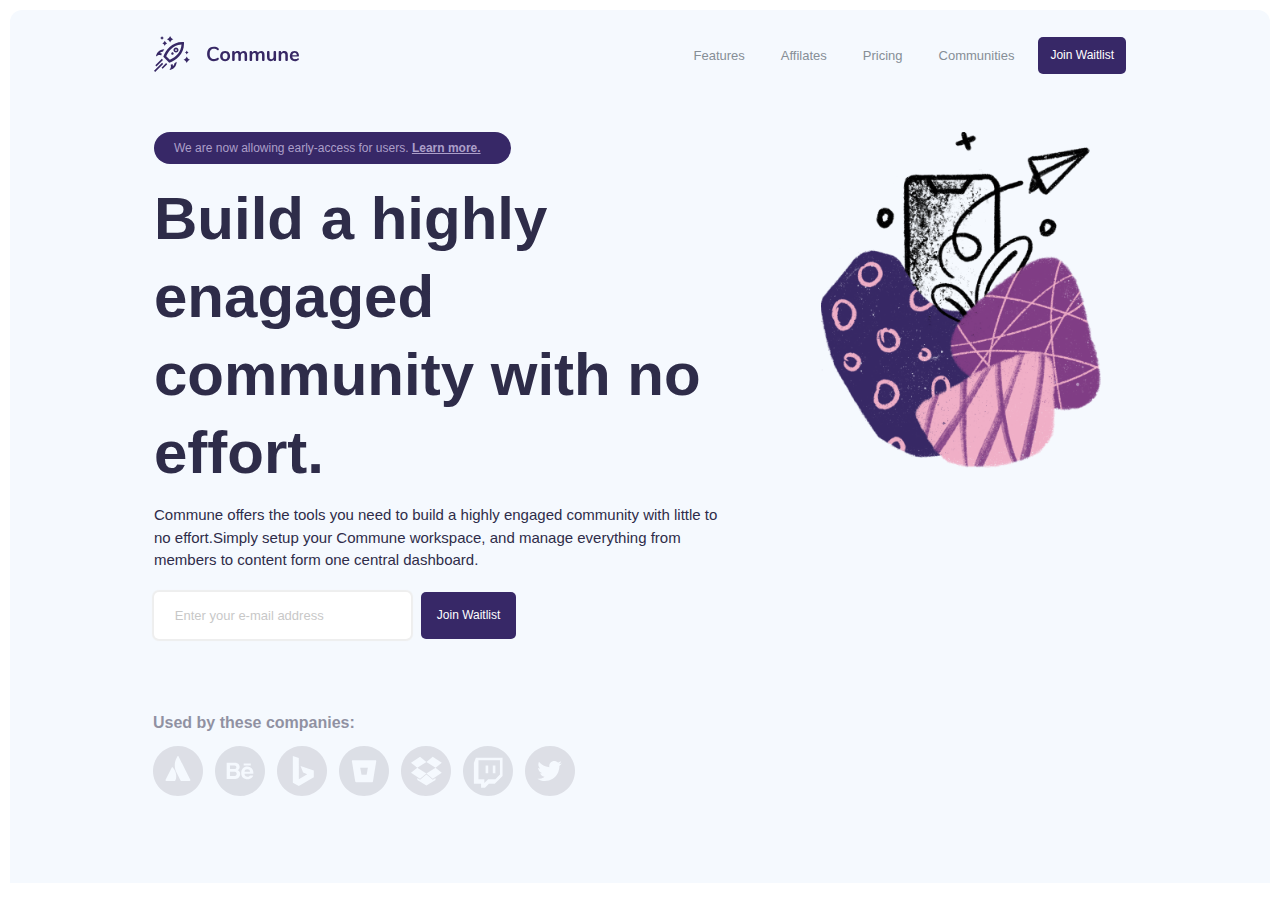
<file: PROJECT 1(COMMUE)/Commune Waitlist Starter Files/index.html>
<!DOCTYPE html>
<html lang="en">
  <head>
    <meta charset="UTF-8" />
    <meta http-equiv="X-UA-Compatible" content="IE=edge" />
    <meta name="viewport" content="width=device-width, initial-scale=1.0" />
    <title>Commune</title>
    <!-- style sheet -->
    <link rel="stylesheet" href="./Css/general.css" />
    <link rel="stylesheet" href="./Css/style.css" />
    <link rel="stylesheet" href="./Css/queries.css" />
  </head>
  <body>
    <header class="header p-center lr-padding">
      <div class="header-logo">
        <a href="#" class="no-f"
          ><img src="./Css/Assets/Logo.svg" alt="Commune logo"
        /></a>
      </div>
      <nav class="top-nav">
        <a href="#" class="link q-hide">Features</a>
        <a href="#" class="link q-hide">Affilates</a>
        <a href="#" class="link q-hide">Pricing</a>
        <a href="#" class="link q-hide">Communities</a>
        <a href="#join-us" class="link q-hide active">Join Waitlist</a>
        <button class="menu q-show">
          <img src="./Css/Assets/Hamburger Menu.svg" alt="menu button" />
        </button>
      </nav>
    </header>
    <main>
      <section class="section-hero p-center grid2-cols">
        <div class="hero-cont">
          <article class="hero-description">
            <div class="cta-text">
              We are now allowing early-access for users.
              <a href="#" class="learn-more underlined no-f">Learn more.</a>
            </div>
            <div class="head-text">
              <h1>Build a highly enagaged community with no effort.</h1>
            </div>
            <blockquote class="description">
              Commune offers the tools you need to build a highly engaged
              community with little to no effort.Simply setup your Commune
              workspace, and manage everything from members to content form one
              central dashboard.
            </blockquote>
            <div class="hero-login-cont">
              <input
                type="email"
                placeholder="Enter your e-mail address"
                class="input"
                required
                id="join-us"
              />
              <button class="btn active">Join Waitlist</button>
            </div>
          </article>

          <div class="featuredin-hero-cont">
            <div class="featuredin-hero">
              <h3>Used by these companies:</h3>
              <div class="featuredin-logo">
                <img
                  src="./Css/Assets/Atlassian Icon.svg"
                  class="featurelogo-h"
                  alt="Atlassian company logo"
                />
                <img
                  src="./Css/Assets/Behance Icon.svg"
                  class="featurelogo-h"
                  alt="Behance company logo"
                />
                <img
                  src="./Css/Assets/Bing Icon.svg"
                  class="featurelogo-h"
                  alt="Bing company logo"
                />
                <img
                  src="./Css/Assets/Bitbucket Icon.svg"
                  class="featurelogo-h"
                  alt="Bitbucket company logo"
                />
                <img
                  src="./Css/Assets/Dropbox Icon.svg"
                  class="featurelogo-h"
                  alt="Dropbox company logo"
                />
                <img
                  src="./Css/Assets/Twitch Icon.svg"
                  class="featurelogo-h"
                  alt="Twitch company logo"
                />
                <img
                  src="./Css/Assets/Twitter Icon.svg"
                  class="featurelogo-h"
                  alt="Twitter company logo"
                />
              </div>
            </div>
          </div>
        </div>

        <aside class="hero-image q-hide">
          <img
            src="./Css/Assets/Illustration.png"
            alt="Illustration of cummune"
            class="hero-img"
          />
        </aside>
      </section>
    </main>
  </body>
</html>
</file>
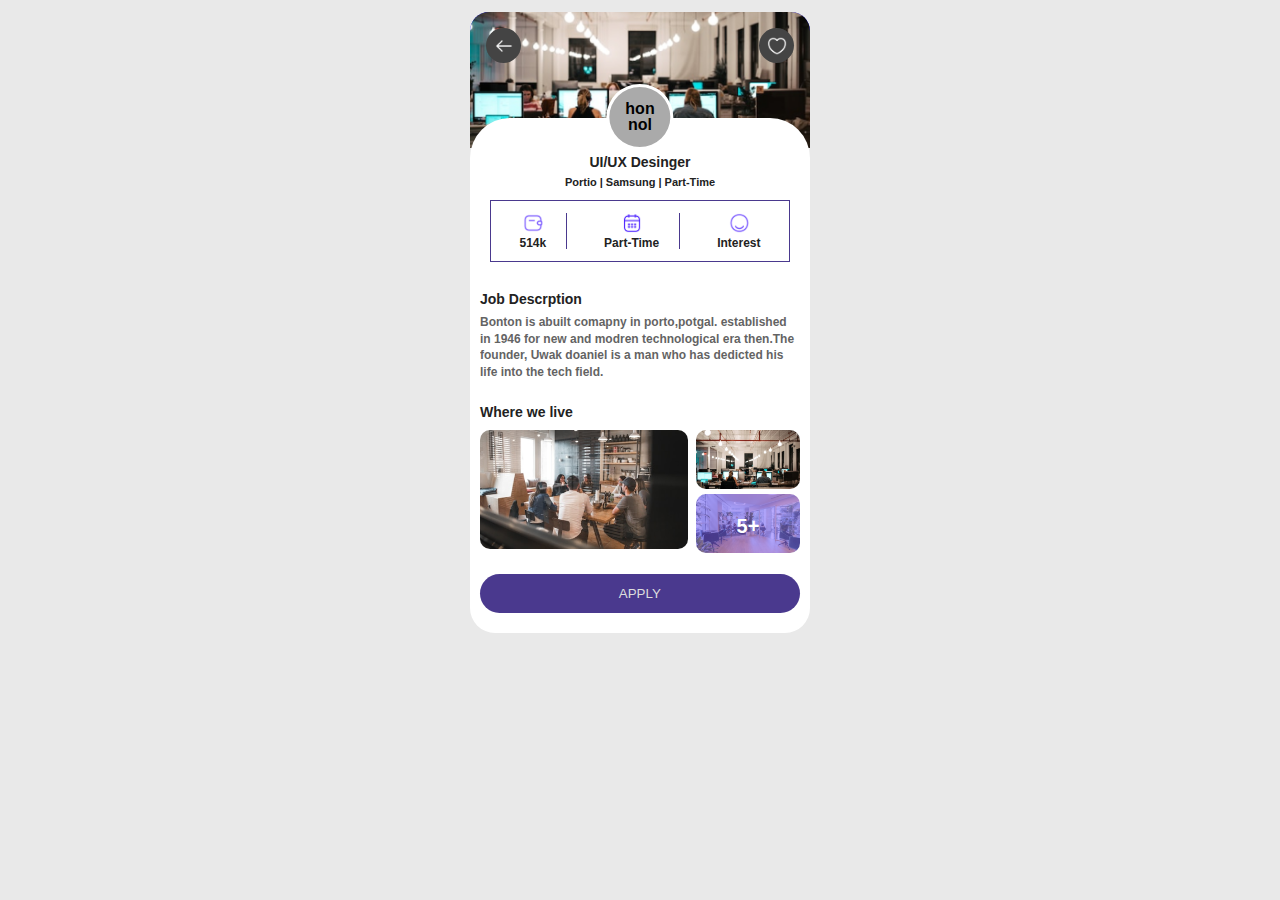
<file: PROJECT 3 UI AND DONE BY DANIEL1( 3 in 1 )/JOB FINDER/ui3/ui3.html>
<!DOCTYPE html>
<html lang="en">
<head>
  <meta charset="UTF-8">
  <meta http-equiv="X-UA-Compatible" content="IE=edge">
  <meta name="viewport" content="width=device-width, initial-scale=1.0">
  <title>u3</title>
  <link rel="stylesheet" href="./css/style.css" />
  <link rel="stylesheet" href="./css/general.css" />
</head>
<body>
  <main>
    <section class="section-third-slide">
      <header class="header-3slide">
        <button class="btn3">
          <img
            src="./css/ASSETS/arrowleft.png"
            alt=""
            class="icon3 b-icons"
          />
        </button>
        <button class="btn3">
          <img
            src="./css/ASSETS/heart_white.png"
            alt=""
            class="icon3 b-icons"
          />
        </button>
      </header>
      <article class="main3">
        <div class="profile3">
          <p>hon</p>
          <p>nol</p>
        </div>
        <blockquote class="profile3-info">
          <p class="profile3-head">UI/UX Desinger</p>
          <p class="profile3-details">Portio | Samsung | Part-Time</p>
        </blockquote>
        <div class="neseecity">
          <span class="ness3 brr">
            <img src="./css/ASSETS/wallet2.png" alt="" class="icon3" />
            <p>514k</p>
          </span>
          <span class="ness3 brr">
            <img src="./css/ASSETS/calendar.png" alt="" class="icon3" />
            <p>Part-Time</p>
          </span>
          <span class="ness3">
            <img src="./css/ASSETS/happyemoji.png" alt="" class="icon3" />
            <p>Interest</p>
          </span>
        </div>
        <blockquote class="description3">
          <h3>Job Descrption</h3>
          <p>
            Bonton is abuilt comapny in porto,potgal. established in 1946 for
            new and modren technological era then.The founder, Uwak doaniel is
            a man who has dedicted his life into the tech field.
          </p>
        </blockquote>
        <div class="gallery3">
          <div class="gallery3-head">
            <h3>Where we live</h3>
          </div>

          <div class="gall3 span-img">
            <img
              src="./css/ASSETS/Office 1.png"
              alt="a photo of where we live"
              class="img3"
              width="100%"
            />
          </div>
          <div class="gall3 aside-img1">
            <img
              src="./css/ASSETS/Office 2.png"
              alt="another photo of where we live"
              class="img3"
              width="100%"
            />
          </div>
          <div class="gall3 aside-img2">
            <img
              src="./css/ASSETS/Office 3.png"
              alt="and another photo of where we live"
              class="img3"
              width="100%"
            />
          </div>
        </div>
        <div class="footer3"><button class="btn foot3-btn">APPLY</button></div>
      </article>
    </section>
  </main>
</body>
</html>
</file>
<file: PROJECT 1(COMMUE)/Commune Waitlist Starter Files/Css/general.css>
/* PERSONALITY----
*****************01******TYPOGRPAHY
font sizes(px):
10 / 12 / 14 / 16 / 18 / 20 / 24 / 30 / 36 / 44 / 52 / 62 / 74 / 86 / 98

----------USED --------
FONT-FAMILY:
-------------------
FONT-SIZE:
--------------------
FONT-WEIGHT:
DEFAULT :400
medium500
semi-bold 600
bold 700
-------------------
line-height:
default: 1;
small 1.05
medium: 1.2
paragraph  1.6
large 1.8
-------------------
letter-spacing:
0.5px
0.75px
-------------------

-------------------
*****************02*******COLOR
_____main: 
  tints:
-------------------
  shades:
-------------------
  accents:
-------------------
   grey: 
-------------------


*****************03*************IMAGE
-------------------


*****************05**************SHADOW
box-shadow: 0 2.4rem 4.8rem rgba(0, 0, 0, 0.075);

*****************05**************BORDER-RADIUS
default:9px
11px

*****************06**************SPACING SYSTEM (px)
2 / 4 / 8 / 12 / 16 / 24 / 32 / 48 / 64 / 80 / 96 / 128

*/

* {
  padding: 0;
  margin: 0;
  box-sizing: border-box;
}
*:focus {
  box-shadow: 0 0 1px 3px #bbb;
}
html {
  /* font-size: 10px; */
  /* 10px divided by 16px = 0.625 = 62.5% */
  /* percentage for user's brower font-size  setting */
  font-size: 62.5%;
  overflow-x: hidden;

  /* dosent work on safari */
  /* scroll-behavior: smooth; */
}
body {
  font-family: "Rubik", sans-serif;
  line-height: 1;
  font-weight: 400;
  /* only work if there is nothing absolutely positioned in relative to body */
  overflow-x: hidden;
  padding: 1rem;
  color: #2e2c49;
}
main {
  background-color: #f5f9fe;
  /* background-color: #aaa; */
  height: 87vh;
}
.no-f:focus {
  box-shadow: none;
  /* background-color: red; */
  /* opacity: 20%; */
}
.grid2-cols {
  display: grid;
  grid-template-columns: 1.4fr 1fr;
  grid-template-rows: 80% 20%;
}
.q-show {
  display: none;
}
/* ******************************* */
/* GENERAL REUSABLE COMPONENT */
/* ******************************* */
.link:link,
.link:visited {
  text-decoration: none;
  font-size: 1.3rem;
  /* font-weight: bold; */
  /* border: 1px solid #372867; */
  padding: 1.2rem;
  border-radius: 0.5rem;
  color: #868e96;
  font-family: sans-serif;
}
.link:hover,
.link:active {
  border: 1px solid #372867;
}
.active:link,
.active:visited {
  background-color: #372867;
  /* font-weight: 600; */
  border: none;
  font-size: 1.2rem;
  color: #fff;
}
.p-center {
  padding: 0 8rem;
}
.lr-padding {
  padding: 0 14.4rem;
}
.underlined {
  text-decoration: underline !important;
}
.input {
  padding: 1.6rem 6rem 1.6rem 1.6em;
  /* width: ; */
  border-radius: 0.5rem;
  outline: none;
  border: none;
  font-family: inherit;
  box-shadow: 0 0 1px 2px #eee;
  color: inherit;

  font-size: 1.3rem;
}
.input::placeholder {
  opacity: 40%;
}
.featurelogo-h {
  width: 5rem;
  /* height: rem; */
}
</file>
<file: PROJECT 1(COMMUE)/Commune Waitlist Starter Files/Css/style.css>
.header {
  height: 10vh;
  background-color: #f5f9fe;
  /* border-radius: 1.2rem; */
  border-top-right-radius: 1.2rem;
  border-top-left-radius: 1.2rem;

  display: flex;
  flex-direction: row;
  justify-content: space-between;
  align-items: center;
}
.top-nav {
  display: flex;
  flex-direction: row;
  gap: 1.2rem;
  /* padding: 2rem; */
  /* background-color: red; */
}
.section-hero {
  padding: 3.2rem 8rem 0;
  height: 100%;
  background-color: #f5f9fe;
}
.hero-cont {
  /* height: 64.4%; */
  /* background-color: blanchedalmond; */
  display: flex;
  flex-direction: column;
  gap: 1.2rem;
  justify-content: space-between;
}
.hero-description {
  /* background-color: grey; */
  padding: 0rem 0.6rem 6.4rem 6.4rem;
  display: flex;
  flex-direction: column;
  justify-content: space-between;
  align-items: center;
  height: fit-content;
}
.cta-text {
  align-self: flex-start;
  color: #ac9fc9;
  background-color: #372867;
  border-radius: 1.8rem;
  padding: 1rem 3rem 1rem 2rem;
  /* color: #; */
  width: fit-content;
  font-size: 1.2rem;
  /* font-weight: bolde; */
}
.learn-more {
  /* padding-right: 2rem; */
  /* display: ; */
  color: inherit;
  font-weight: bold;
}
.head-text {
  /* color: #; */
  font-size: 3rem;
  line-height: 1.3;
  padding: 1.6rem 0 1.2rem 0;
}
.description {
  font-size: 1.5rem;
  line-height: 1.5;
  margin-bottom: 2rem;
}
.hero-login-cont {
  align-self: flex-start;
  /* background-color: red; */
  width: 40.5rem;
  display: flex;
  flex-direction: row;
  /* justify-content: space-between; */
  gap: 1rem;
}
.btn {
  border: none;
  padding: 1.6rem;
  background-color: #372867;
  /* font-weight: 600; */
  font-size: 1.2rem;
  color: #fff;
  border-radius: 0.5rem;
}
.btn:hover {
  cursor: pointer;
  box-shadow: 0 0 1px 3px #ac9fc9;
}
.hero-image {
  /* padding: 13rem; */
  /* background-color: green; */
  display: flex;
  flex-direction: column;
  justify-content: flex-start;
  align-items: center;
}
.hero-img {
  width: 28rem;
  /* height: 100%; */
  /* background-color: pink; */
}
.featuredin-hero-cont {
  /* padding: em 0; */
  /* background-color: red; */
}
.featuredin-hero {
  /* background-color: blue; */
  /* align-self: ; */
  padding-left: 6.3rem;
  justify-self: start;
  /* align-items: center; */
  display: flex;
  flex-direction: column;
  gap: 1.5rem;
}
.featuredin-hero h3{
  opacity: 50%;
  font-size: 1.6rem;
  align-self: flex-start;
}
.featuredin-logo {
  display: flex;
  flex-direction: row;
  gap: 1.2rem;
}
</file>
<file: PROJECT 1(COMMUE)/Commune Waitlist Starter Files/Css/queries.css>
/**************************/
/* BELOW 944px (  Tablets) */
/**************************/
@media (max-width: 59em) {
  html {
    font-size: 50%;
  }
  main {
    padding: 2rem 2rem 2rem 2rem;
  }
  /* .header{
    padding: 1.2rem 9.6rem;
  } */
  .section-hero {
    text-align: center;
    padding: 3.2rem 8rem 0;
    height: 100%;
    background-color: #f5f9fe;
  }
  .p-center {
    padding: 0 2rem;
  }
  .q-hide {
    display: none;
  }
  .q-show {
    display: initial;
  }
  .menu {
    border: none;
    background-color: initial;
  }
  .menu:hover {
    cursor: pointer;
    /* box-shadow: 0 0 1px 3px #ac9fc9; */
    padding: 0.6rem;
    border: 1.4rem;
    background-color: #ac9fc9;
    /*  */
  }
  .head-text {
    font-size: 4.2rem;
  }
  .grid2-cols {
    display: grid;
    grid-template-columns: 1.4fr;
    grid-template-rows: 80% 20%;
  }

  .cta-text {
    /* text-align: center; */
    align-self: center;
    font-size: 1.5rem;
  }
  .hero-description {
    padding: 2rem 0.6rem 6.4rem 0.6rem;
    text-align: center;
  }
  .hero-login-cont {
    gap: 1.5rem;
    align-self: center;
  }

  .hero-description {
    align-items: center;
    padding: 2rem 2rem 6.4rem 2rem;
  }
  .description {
    font-size: 1.6rem;
  }
  .featuredin-hero-cont {
    padding: 9rem 0;
  }
  .hero-cont {
    gap: 0.9rem;
  }
  /* .p-center {
    padding: 0.6rem;
  } */
}
@media (max-width: 20em) {
  main {
    padding: 2rem 11rem 2rem 2rem;
  }
  * {
    padding: 0;
    margin: 0;
  }
  main {
    padding: 2rem;
  }
  .section-hero {
    padding: 3.2rem 8rem 0;
    height: 100%;
    background-color: #f5f9fe;
  }
  .hero-cont {
    /* justify-content: center; */
    align-items: center;
  }
  .grid2-cols {
    display: grid;
    grid-template-columns: 100%;
    grid-template-rows: 80% 20%;
  }
  /* .hero-description{
    padding: 0rem 0.6rem 6.4rem 0.6rem;
  }
  .hero-cont {
    width: 100%;
  }
  .section-hero {
    padding: 3.2rem;
    height: 100%;
    background-color: red; 
    background-color: #f5f9fe;
  }
  .hero-cont{
    height: max-content;
    width: max-content;
  } */
  .featuredin-hero-cont {
    display: flex;
    flex-direction: row;
    align-items: flex-start;
    justify-content: center;
  }
  .featuredin-hero {
    /* justify-self: ; */
    text-align: start;
  }
  /* .featuredin-hero {
    align-items: center;
  } */
  .featurelogo-h {
    width: 4.5rem;
  }
  .featuredin-hero {
    /* text-align: start; */
    /* justify-content: flex-; */
    /* background-color: blueviolet; */
  }
}
@media (max-width: 44em) {
  .header {
    padding: 3.2rem;
  }
  main {
    height: fit-content;
  }
  .hero-cont {
    align-items: center;
  }
  .p-center {
    padding: 0 0.3rem;
  }
  .featuredin-hero {
    padding: 2rem;
  }
  .hero-description{
    padding: 0;
  }
  .featuredin-hero-cont {
    padding: 1rem 0;
  }
}
</file>
<file: PROJECT 3 UI AND DONE BY DANIEL1( 3 in 1 )/JOB FINDER/ui3/css/style.css>
/* ********************************** */
/* section jobs */
/* ********************************** */
.section-third-slide {
  display: flex;
  flex-direction: column;
  /* justify-content: space-between; */
  /* background-color: red; */
  height: 100%;
  width: 34rem;
  height: 65.1rem;
  /* height: 100vh; */
  background-size: cover;
  border-top-left-radius: 1.9rem;
  border-top-right-radius: 1.9rem;
  overflow: hidden;
  align-self: flex-start;
  /* transform: translatey(6%); */
  /* display: none; */
}
.header-3slide {
  background-color: blue;
  background-image: url("./ASSETS/Office\ 2.png");
  background-size: cover;
  background-repeat: no-repeat;
  background-position-y: 100%;
  padding: 1.6rem;
  height: 25rem;
  display: flex;
  flex-direction: row;
  justify-content: space-between;
  align-items: flex-start;
}
.btn3 {
  display: flex;
  flex-direction: row;
  justify-content: center;
  align-items: center;
  border-radius: 50%;
  width: 3.5rem;
  height: 3.5rem;
  overflow: hidden;
  background-color: #444;
  padding: 0.8rem;
}
.icon3 {
  width: 2rem;
}
/* .b-icons {
  padding: 0.4rem;
} */
.main3 {
  background-color: #fff;
  position: relative;
  border-radius: 4rem;
  border-bottom-left-radius: 2.5rem;
  border-bottom-right-radius: 2.5rem;
  transform: translatey(-3rem);
}
.profile3 {
  background-color: #aaa;
  width: fit-content;
  color: #000;
  padding: 1.4rem 1.6rem;
  border-radius: 50%;
  border: 3px solid #fff;
  font-size: 1.6rem;
  font-weight: bolder;
  display: flex;
  flex-direction: column;
  align-items: center;
  justify-content: center;
  position: absolute;
  top: -6.5%;
  left: 50%;
  transform: translatex(-50%);
}
/* ***************************************** */
.profile3-info {
  /* background-color: red; */
  height: 7rem;
  display: flex;
  flex-direction: column;
  justify-content: flex-end;
  align-items: center;
  gap: 0.3rem;
}
.profile3-head {
  font-size: 1.4rem;
  font-weight: bolder;
}

.profile3-details {
  margin-top: 0.5rem;
  font-size: 1.1rem;
  font-weight: 700;
}
.neseecity {
  margin: 0 2rem;
  margin-top: 1.2rem;
  margin-bottom: 0 0.7rem;

  /* background-color: red; */
  display: flex;
  flex-direction: row;
  justify-content: space-around;
  padding: 1.2rem 0;
  border: 1px solid #4a398e;
}
.ness3 {
  display: flex;
  flex-direction: column;
  align-items: center;
  font-size: 1.2rem;
  font-weight: bolder;
  padding: 0 2rem;
}
.ness3 p {
  margin-top: 0.4rem;
}
.brr {
  border-right: 1px solid #4a398e;
}
/* ************************************************* */

.description3 {
  /* background-color: red; */
  /* height: 3.2rem; */
  margin: 0 1rem;
  margin-top: 3rem;

  display: flex;
  flex-direction: column;
  gap: 0.8rem;
}
.description3 h3 {
  font-size: 1.4rem;
}
.description3 p {
  font-size: 1.2rem;
  line-height: 1.4;
  font-weight: 700;
  opacity: 70%;
}
.gallery3 {
  margin: 0 1rem;
  margin-top: 2.4rem;
  /* background-color: red; */
  display: grid;
  grid-template-columns: 2fr 1fr;
  grid-template-rows: 2.5rem 6.4rem 6.4rem;
  column-gap: 0.8rem;
  /* row-gap: 0.8rem; */
  /* justify-content: space-around; */
}
.gallery3-head {
  align-self: start;
  font-weight: bolder;
  font-size: 1.2rem;
}
.img3 {
  border-radius: 1rem;
}

.span-img {
  grid-row: 2 / -1;
  /* background-color: blue; */
}
.aside-img1 {
  grid-row: 2;
}
.aside-img2 {
  grid-row: 3;
  position: relative;
}
.aside-img2::after {
  content: "5+";
  position: absolute;
  font-size: 2rem;
  font-weight: bolder;
  color: #fff;
  top: 50%;
  left: 50%;
  transform: translate(-50%, -50%);
}
.footer3 {
  margin: 1.6rem 1rem;
  margin-bottom: 2rem;
  width: 94%;
  display: flex;
  flex-direction: row;
  align-items: center;
  justify-content: center;
  /* padding: 3.2rem; */
}
.foot3-btn {
  width: 100% !important;
  padding: 0;
  margin: 0;
  border: 0;
}
.foot3-btn:hover {
  background-color: #fff;
  font-weight: bolder;
  color: #4a398e;
}
</file>
<file: PROJECT 3 UI AND DONE BY DANIEL1( 3 in 1 )/JOB FINDER/ui3/css/general.css>
/* PERSONALITY----
*****************01******TYPOGRPAHY
font sizes(px):
10 / 12 / 14 / 16 / 18 / 20 / 24 / 30 / 36 / 44 / 52 / 62 / 74 / 86 / 98

----------USED --------
FONT-FAMILY:
-------------------
FONT-SIZE:
--------------------
FONT-WEIGHT:
DEFAULT :400
medium500
semi-bold 600
bold 700
-------------------
line-height:
default: 1;
small 1.05
medium: 1.2
paragraph  1.6
large 1.8
-------------------
letter-spacing:
0.5px
0.75px
-------------------

-------------------
*****************02*******COLOR
_____main: 
  tints:#3078af
  #856af3
  #f0eefc
  #28148f
-------------------
  shades:
-------------------
  accents:
-------------------
   grey: 
-------------------


*****************03*************IMAGE
-------------------


*****************05**************SHADOW
box-shadow: 0 2.4rem 4.8rem rgba(0, 0, 0, 0.075);

*****************05**************BORDER-RADIUS
default:9px
11px

*****************06**************SPACING SYSTEM (px)
2 / 4 / 8 / 12 / 16 / 24 / 32 / 48 / 64 / 80 / 96 / 128

*/

* {
  padding: 0;
  margin: 0;
  padding: 0;
  border: none;
  box-sizing: border-box;

}
*:focus{
  outline: none;
  box-shadow: 0 0 1px 2px #8a6cff;

}
html {
  /* font-size: 10px; */
  /* 10px divided by 16px = 0.625 = 62.5% */
  /* percentage for user's brower font-size  setting */
  font-size: 62.5%;
  /* overflow-x: hidden; */

  /* dosent work on safari */
  /* scroll-behavior: smooth; */
}
body {
  font-family: "Rubik", sans-serif;
  line-height: 1;
  font-weight: 400;
  /* only work if there is nothing absolutely positioned in relative to body */
  /* overflow-x: hidden; */
  height: 100%;
  color: #222;
}
main {
  height: 100vh;
  display: flex;
  flex-direction: row;
  justify-content: center;
  align-items: flex-end;
  /* gap: 3.2rem; */
  background-color: #e9e9e9;
  padding: 1.2rem 0;
}
button{
  cursor: pointer !important;
 
}
button:hover{
  box-shadow: 0 0 1px 1px #8a6cff;
}
.btn {
  color: #ddd;
  background-color: #4a398e;
  padding: 1.2rem;
  width: 90%;
  border-radius: 20rem;
  border: none;
}
.w-btn {
  padding: 0.8rem;
  border: none;
  border-radius: 40px;
  background-color: #fff;
  color: #4a398e ;
  height: fit-content;

  font-weight: 700;
}

.jobs-icons {
  width: 2.4rem;
}
.profile-img{
  width: 4rem;
  display: flex;
  align-items: flex-end;
}
.s-heart{
  background-color: #fff;
  border: none;
  padding: 0;
}
.apply-btn{
  /* color: #ddd; */
  background-color: #fff;
  color: #4a398e;
  font-weight: bolder;
  /* padding: 1.2rem; */
  padding: 0.8rem 4.2rem;
  border-radius: 20rem;
  border: 1px solid #4a398e;
}
.apply-btn:hover{
  background-color: #4a398e;
  color: #fff;
}
/* ******************************* */
/* GENERAL REUSABLE COMPONENT */
/* ******************************* */
</file>
